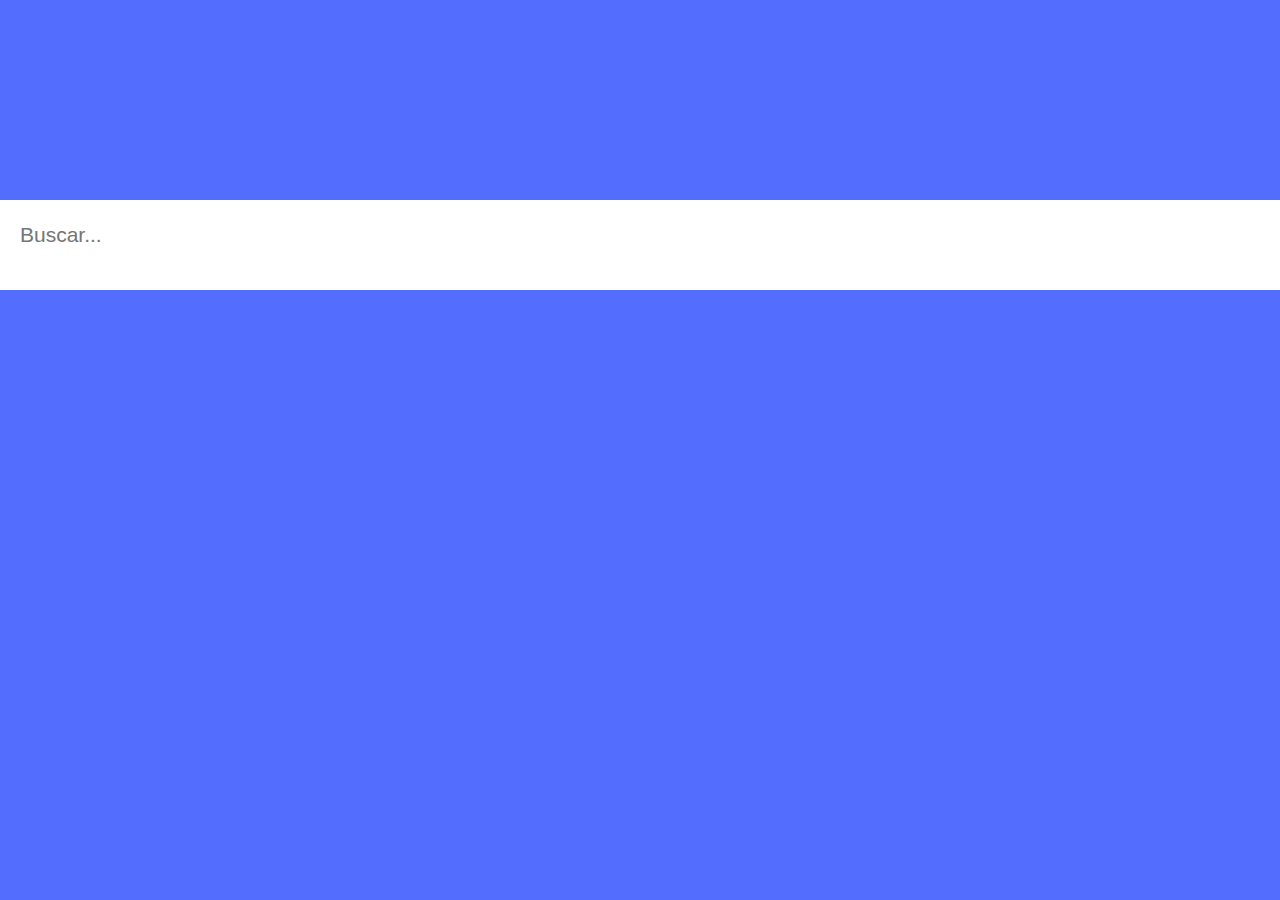
<file: index.html>
<!DOCTYPE html>
<html lang="en">
<head>
    <meta charset="UTF-8">
    <meta http-equiv="X-UA-Compatible" content="IE=edge">
    <meta name="viewport" content="width=device-width, initial-scale=1.0">
    <title>Document</title>
    <link href="https://cdn.jsdelivr.net/npm/bootstrap@5.3.0-alpha1/dist/css/bootstrap.min.css" rel="stylesheet" integrity="sha384-GLhlTQ8iRABdZLl6O3oVMWSktQOp6b7In1Zl3/Jr59b6EGGoI1aFkw7cmDA6j6gD" crossorigin="anonymous">
    <link rel="stylesheet" href="style.css">
</head>
<body>
    <div class="d-flex justify-content-center h-100">
        <div class="search">
            <input type="text" class="search-input" placeholder="Buscar..." id="busca">
        </div>
    </div>

    <div class="resultados">

    </div>
<script src="list.js"></script>
<script src="app.js"></script>

<script src="https://cdn.jsdelivr.net/npm/bootstrap@5.3.0-alpha1/dist/js/bootstrap.bundle.min.js" integrity="sha384-w76AqPfDkMBDXo30jS1Sgez6pr3x5MlQ1ZAGC+nuZB+EYdgRZgiwxhTBTkF7CXvN" crossorigin="anonymous"></script>   
</body>
</html>
</file>
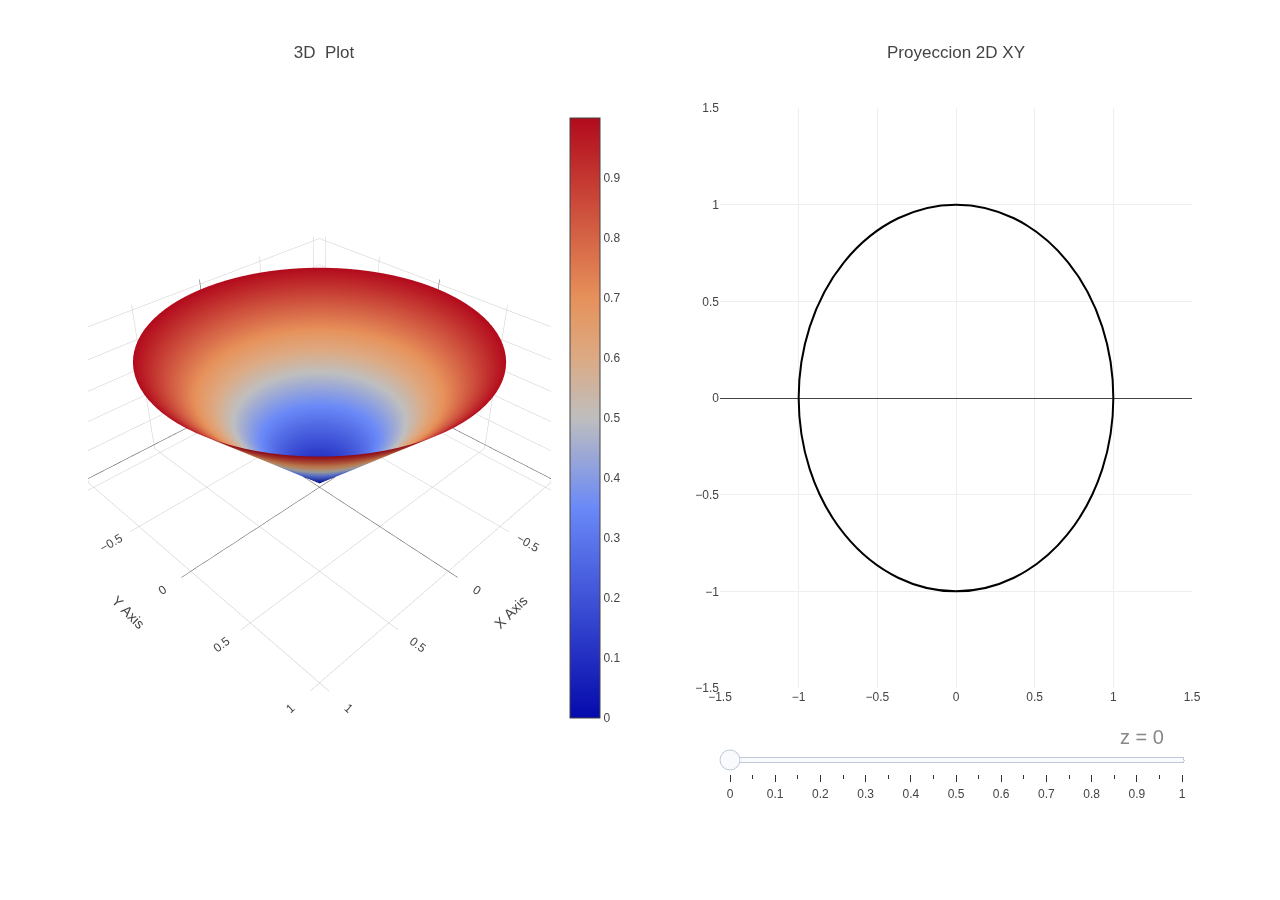
<file: etc/index.html>
<!DOCTYPE html>
<html>
<head>
	<title>3D Surface Plot</title>
	<!-- Include Plotly library -->
	<script src="https://cdn.plot.ly/plotly-latest.min.js"></script>
    <link rel="stylesheet" href="style.css">
</head>
<body>
	<!-- Create a div to hold the plot -->
    <div id="grid">
	<div id="plot"></div>
    <div id="plot2"></div>

    </div>
    <script src="data.js"></script>
	<script>
		// Define data for the surface plot


		// Define layout options for the plot
		var layout = {
			title: '3D  Plot',
			scene: { // scene options
				camera: {eye: {x: 1.5, y: 1.5, z: 1.5}}, // set camera position
				xaxis: {title: 'X Axis'}, // set x-axis label
				yaxis: {title: 'Y Axis'}, // set y-axis label
				zaxis: {title: 'Z Axis'}, // set z-axis label
			}
		};


        arraySteps=[]
        for (let i = 0; i < 21; i++) {
            label=i/20
            step={
            label: label,
            method: 'skip'
            }

            arraySteps.push(step)
        } 

        arraySteps0=[{
            label: '1',
            method: 'restyle',
            args: ['line.color', 'red']
            }, {
            label: 'green',
            method: 'restyle',
            args: ['line.color', 'green']
            }, {
            label: 'blue',
            method: 'restyle',
            args: ['line.color', 'blue']
            }]
		// Plot the surface plot in the div
		Plotly.newPlot('plot', data, layout);
	




        var trace1 = {
};

        var layout2 = {
        title: 'Circles',
        xaxis: {
            range: [-1.5, 1.5],
            zeroline: false
        },
        yaxis: {
            range: [-1.5, 1.5]
        },
        shapes: [
            // Unfilled Circle
            {
            type: 'circle',
            xref: 'x',
            yref: 'y',
            x0: -1,
            y0: -1,
            x1: 1,
            y1: 1
            }
        ],
        title: 'Proyeccion 2D XY',
        sliders: [{
            pad: {t: 30},
            currentvalue: {
            xanchor: 'right',
            prefix: 'z = ',
            font: {
                color: '#888',
                size: 20
            }
            },
            steps: arraySteps
        }]

        };

        var data = [trace1];


        Plotly.newPlot('plot2', data, layout2);

	</script>
</body>
</html>
</file>
<file: style.css>
body{
    height: 100%;
    width: 100%;
    margin: 0;
    padding: 0;
    background: #536DFE !important;
}

.search{
    margin-bottom: auto;
    margin-top: 200px;
    height: 70px;
    background-color: #fff;
    padding: 10px;
}

.search-input{

    color: white;
    border:0;
    outline: 0;
    background: none;
    width: 0;
    margin-top:5px;
    caret-color:transparent;
    line-height: 40px;
    transition: width 0.4s linear;

}

.search .search-input{
    padding: 0 10px;
    width: 550px;
    caret-color: #536bf6;
    font-size: 21px;
    font-weight: 300;
    color: black;
    transition: width 0.4s linear;
}

.search:hover>.search-icon{
    background:#1A237E;
    color:#fff;
}
.search-icon{

        height: 50px;
    width: 50px;
    float: right;
    display: flex;
    justify-content: center;
    align-items: center;
    color: white;
    background-color: #536bf6;

}
a:link{
    text-decoration: none;
}
</file>
<file: etc/style.css>
#grid {
    display: flex;
    flex-wrap: wrap;
}
#plot { 
    width: 50%; 
    height: 800px}

#plot2 { 
        width: 50%; 
        height: 800px}
</file>
